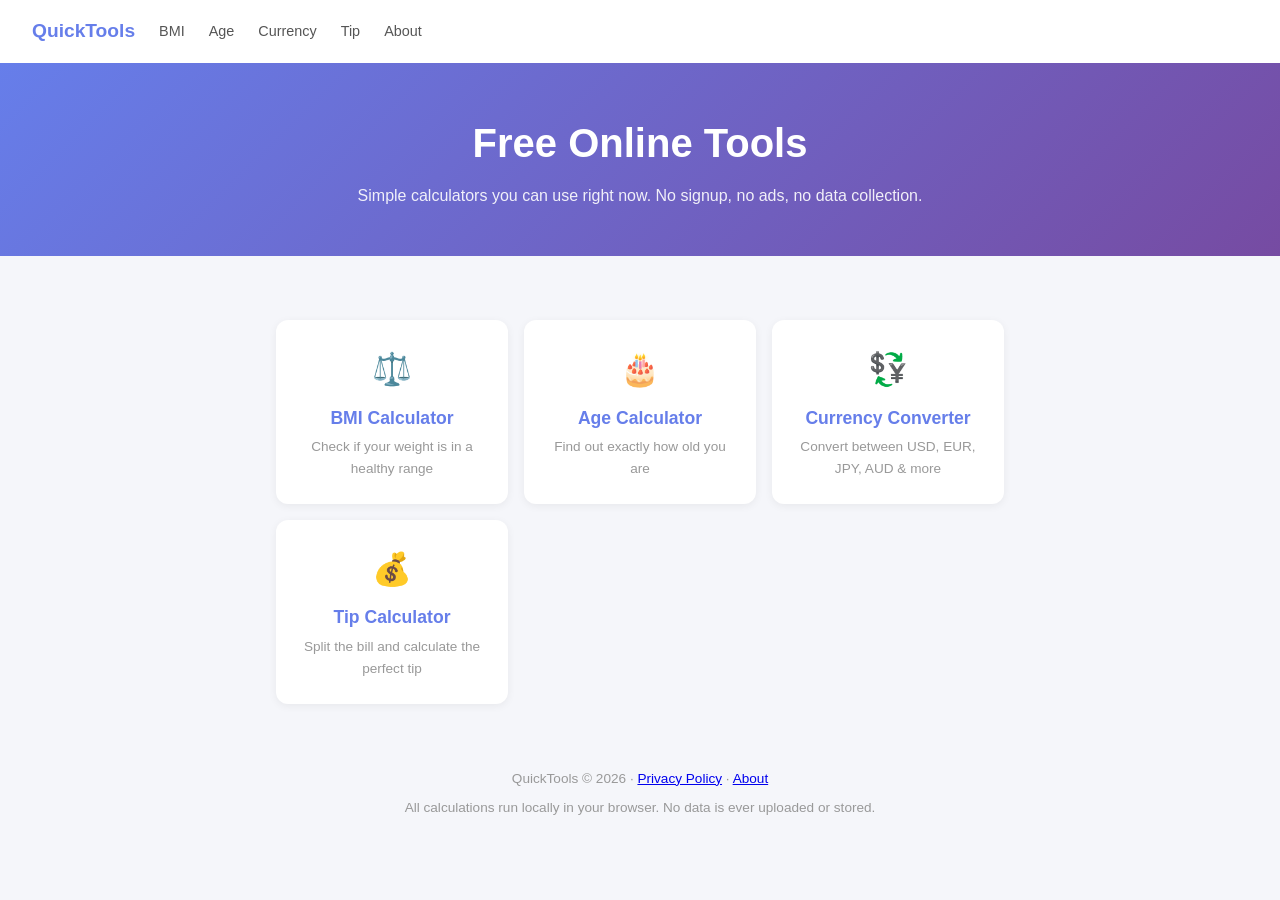
<file: index.html>
<!DOCTYPE html>
<html lang="en">
<head>
<meta charset="UTF-8">
<meta name="google-site-verification" content="1LxgnDnuRQIs0Xt8zlK9mvqL8fhCla8HpiI8UjjbmlI" />
<meta name="viewport" content="width=device-width, initial-scale=1.0">
<meta name="description" content="Free online tools: BMI Calculator, Age Calculator, Currency Converter, Tip Calculator. No downloads, no signup. All calculations run locally in your browser.">
<title>QuickTools - Free Online Calculators</title>
<link rel="stylesheet" href="style.css">
</head>
<body>

<nav>
  <a href="index.html" class="logo">QuickTools</a>
  <a href="bmi.html">BMI</a>
  <a href="age.html">Age</a>
  <a href="currency.html">Currency</a>
  <a href="tip.html">Tip</a>
  <a href="about.html">About</a>
</nav>

<div class="hero">
  <h1>Free Online Tools</h1>
  <p>Simple calculators you can use right now. No signup, no ads, no data collection.</p>
</div>

<div class="container">
  <div class="tool-grid">
    <a href="bmi.html" class="tool-card">
      <div class="icon">⚖️</div>
      <h3>BMI Calculator</h3>
      <p>Check if your weight is in a healthy range</p>
    </a>
    <a href="age.html" class="tool-card">
      <div class="icon">🎂</div>
      <h3>Age Calculator</h3>
      <p>Find out exactly how old you are</p>
    </a>
    <a href="currency.html" class="tool-card">
      <div class="icon">💱</div>
      <h3>Currency Converter</h3>
      <p>Convert between USD, EUR, JPY, AUD & more</p>
    </a>
    <a href="tip.html" class="tool-card">
      <div class="icon">💰</div>
      <h3>Tip Calculator</h3>
      <p>Split the bill and calculate the perfect tip</p>
    </a>
  </div>
</div>

<footer>
  <p>QuickTools &copy; 2026 · <a href="privacy.html">Privacy Policy</a> · <a href="about.html">About</a></p>
  <p style="margin-top:0.5rem">All calculations run locally in your browser. No data is ever uploaded or stored.</p>
</footer>

</body>
</html>
</file>
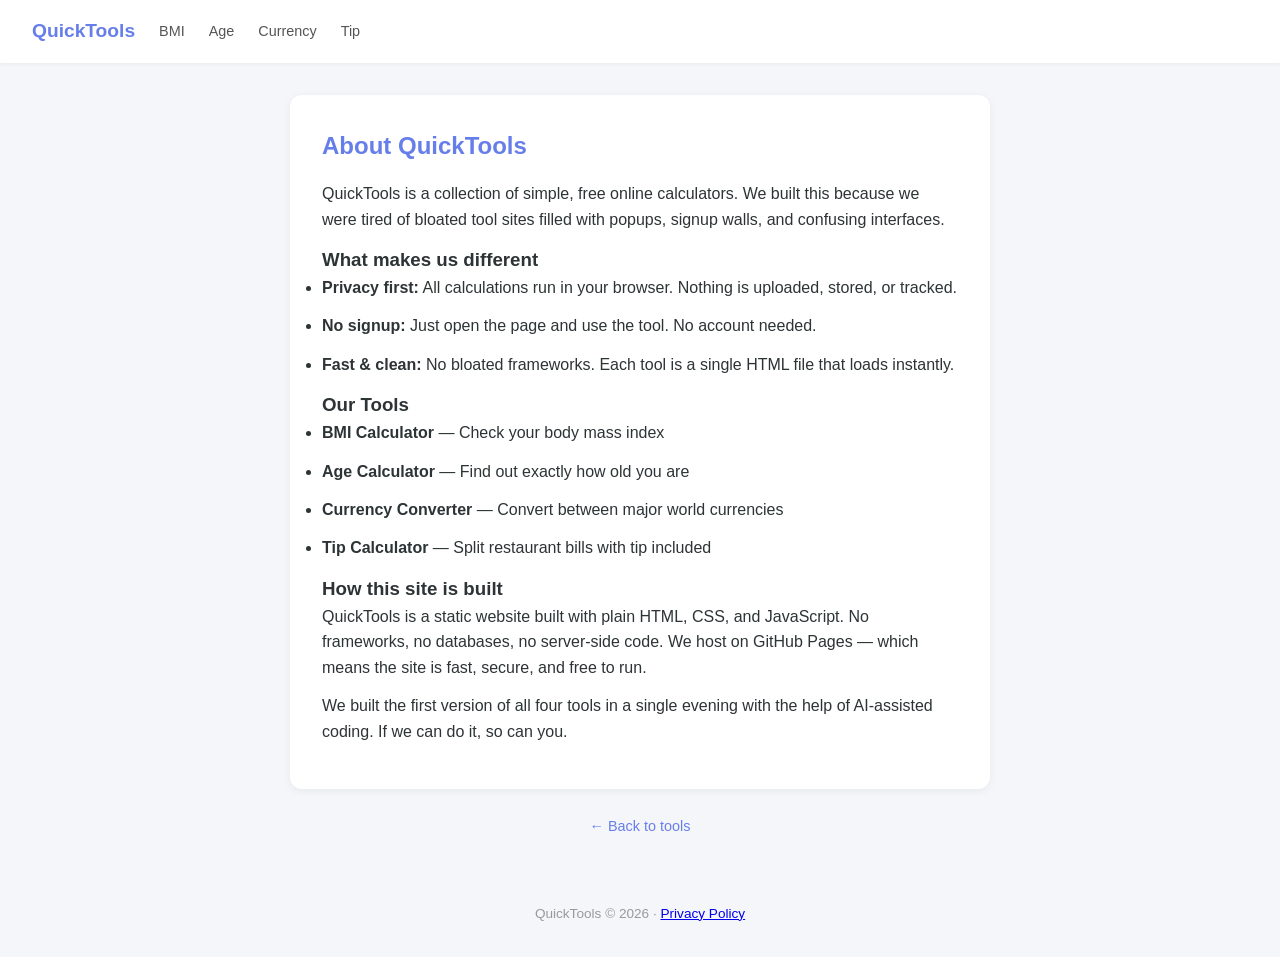
<file: about.html>
<!DOCTYPE html>
<html lang="en">
<head>
<meta charset="UTF-8">
<meta name="viewport" content="width=device-width, initial-scale=1.0">
<title>About - QuickTools</title>
<link rel="stylesheet" href="style.css">
</head>
<body>

<nav>
  <a href="index.html" class="logo">QuickTools</a>
  <a href="bmi.html">BMI</a>
  <a href="age.html">Age</a>
  <a href="currency.html">Currency</a>
  <a href="tip.html">Tip</a>
</nav>

<div class="container">
  <div class="content-card">
    <h2>About QuickTools</h2>
    <p>QuickTools is a collection of simple, free online calculators. We built this because we were tired of bloated tool sites filled with popups, signup walls, and confusing interfaces.</p>

    <h3>What makes us different</h3>
    <ul>
      <li><strong>Privacy first:</strong> All calculations run in your browser. Nothing is uploaded, stored, or tracked.</li>
      <li><strong>No signup:</strong> Just open the page and use the tool. No account needed.</li>
      <li><strong>Fast &amp; clean:</strong> No bloated frameworks. Each tool is a single HTML file that loads instantly.</li>
    </ul>

    <h3>Our Tools</h3>
    <ul>
      <li><strong>BMI Calculator</strong> — Check your body mass index</li>
      <li><strong>Age Calculator</strong> — Find out exactly how old you are</li>
      <li><strong>Currency Converter</strong> — Convert between major world currencies</li>
      <li><strong>Tip Calculator</strong> — Split restaurant bills with tip included</li>
    </ul>

    <h3>How this site is built</h3>
    <p>QuickTools is a static website built with plain HTML, CSS, and JavaScript. No frameworks, no databases, no server-side code. We host on GitHub Pages — which means the site is fast, secure, and free to run.</p>

    <p>We built the first version of all four tools in a single evening with the help of AI-assisted coding. If we can do it, so can you.</p>
  </div>
  <p class="back-link"><a href="index.html">&larr; Back to tools</a></p>
</div>

<footer>
  <p>QuickTools &copy; 2026 · <a href="privacy.html">Privacy Policy</a></p>
</footer>

</body>
</html>
</file>
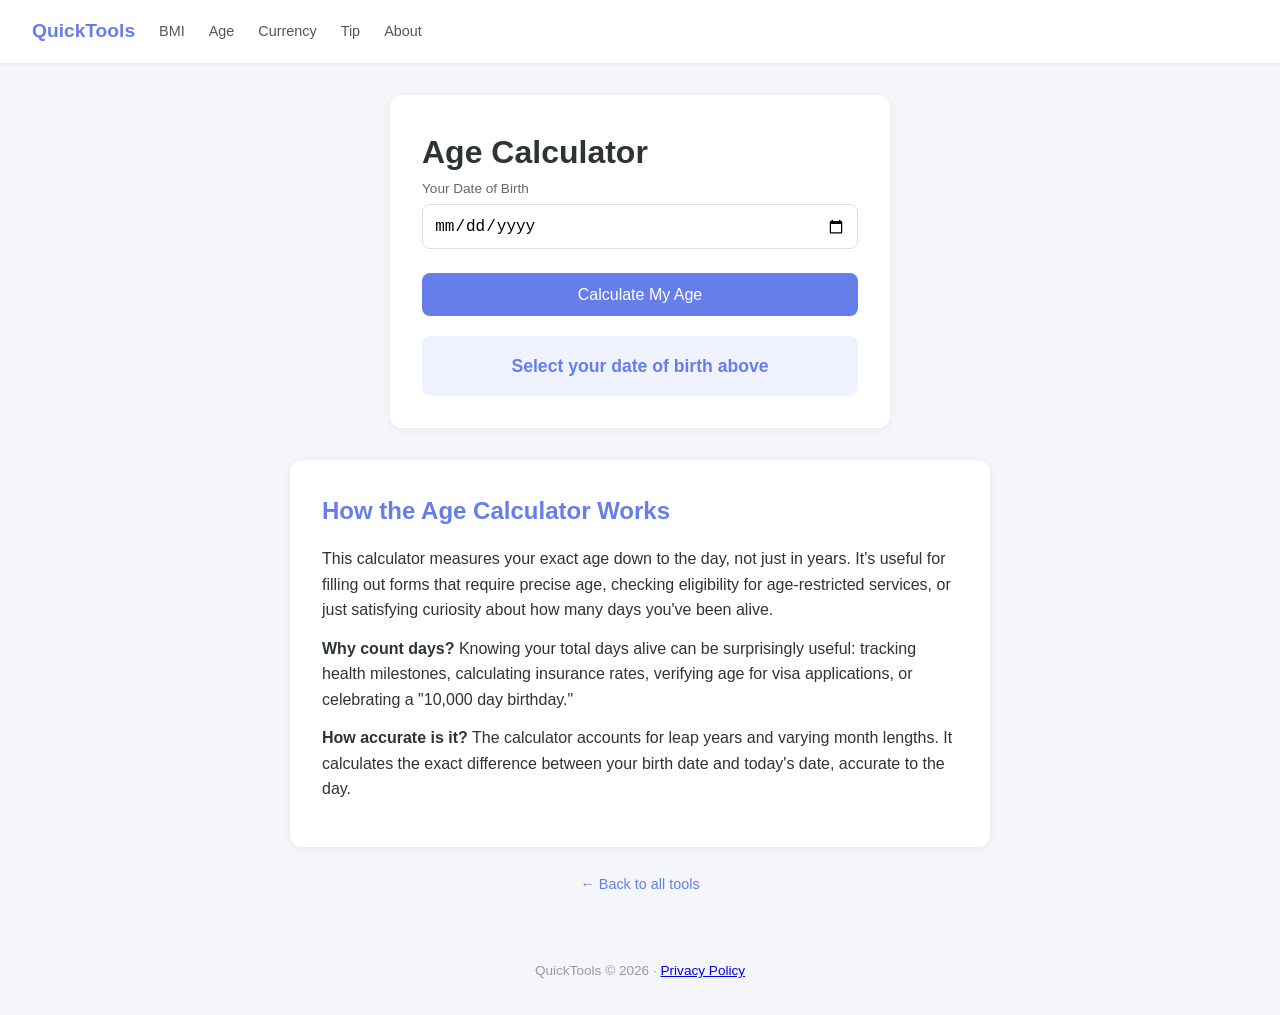
<file: age.html>
<!DOCTYPE html>
<html lang="en">
<head>
<meta charset="UTF-8">
<meta name="viewport" content="width=device-width, initial-scale=1.0">
<meta name="description" content="Free Age Calculator. Find out your exact age in years, months, and days. Calculate how many days you've been alive.">
<title>Age Calculator - QuickTools</title>
<link rel="stylesheet" href="style.css">
</head>
<body>

<nav>
  <a href="index.html" class="logo">QuickTools</a>
  <a href="bmi.html">BMI</a>
  <a href="age.html">Age</a>
  <a href="currency.html">Currency</a>
  <a href="tip.html">Tip</a>
  <a href="about.html">About</a>
</nav>

<div class="container">
  <div class="card">
    <h1>Age Calculator</h1>
    <div class="input-group">
      <label>Your Date of Birth</label>
      <input type="date" id="ageBirth">
    </div>
    <button class="btn" onclick="calcAge()">Calculate My Age</button>
    <div class="result" id="ageResult">Select your date of birth above</div>
  </div>
  <div class="content-card" style="margin-top:2rem">
    <h2>How the Age Calculator Works</h2>
    <p>This calculator measures your exact age down to the day, not just in years. It's useful for filling out forms that require precise age, checking eligibility for age-restricted services, or just satisfying curiosity about how many days you've been alive.</p>
    <p><strong>Why count days?</strong> Knowing your total days alive can be surprisingly useful: tracking health milestones, calculating insurance rates, verifying age for visa applications, or celebrating a "10,000 day birthday."</p>
    <p><strong>How accurate is it?</strong> The calculator accounts for leap years and varying month lengths. It calculates the exact difference between your birth date and today's date, accurate to the day.</p>
  </div>
  <p class="back-link"><a href="index.html">&larr; Back to all tools</a></p>
</div>

<footer>
  <p>QuickTools &copy; 2026 · <a href="privacy.html">Privacy Policy</a></p>
</footer>

<script>
function calcAge(){
  var b=document.getElementById('ageBirth').value;
  if(!b){document.getElementById('ageResult').innerHTML='Please select your date of birth';return;}
  var bd=new Date(b),now=new Date();
  var y=now.getFullYear()-bd.getFullYear(),m=now.getMonth()-bd.getMonth(),d=now.getDate()-bd.getDate();
  if(d<0){m--;d+=new Date(now.getFullYear(),now.getMonth(),0).getDate();}
  if(m<0){y--;m+=12;}
  var td=Math.floor((now-bd)/86400000);
  document.getElementById('ageResult').innerHTML='<strong>'+y+'</strong> years, <strong>'+m+'</strong> months, <strong>'+d+'</strong> days<br><small>('+td.toLocaleString()+' days total)</small>';
}
</script>
</body>
</html>
</file>
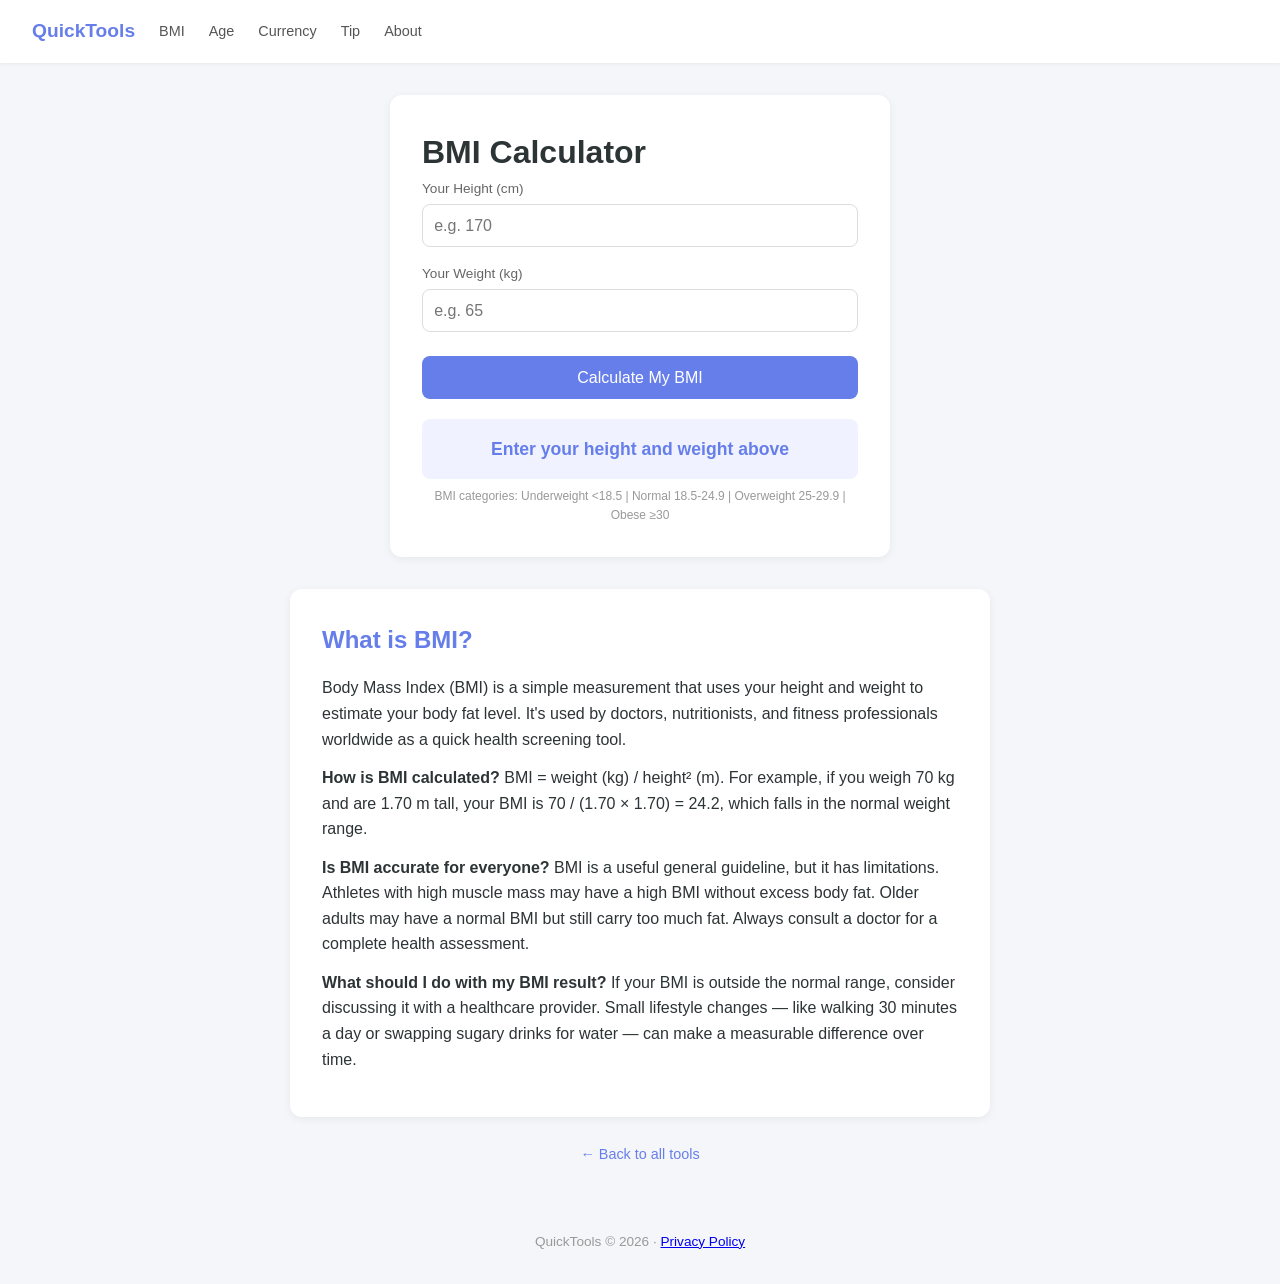
<file: bmi.html>
<!DOCTYPE html>
<html lang="en">
<head>
<meta charset="UTF-8">
<meta name="viewport" content="width=device-width, initial-scale=1.0">
<meta name="description" content="Free BMI Calculator. Check your body mass index instantly. Learn what your BMI number means and whether you're in a healthy range.">
<title>BMI Calculator - QuickTools</title>
<link rel="stylesheet" href="style.css">
</head>
<body>

<nav>
  <a href="index.html" class="logo">QuickTools</a>
  <a href="bmi.html">BMI</a>
  <a href="age.html">Age</a>
  <a href="currency.html">Currency</a>
  <a href="tip.html">Tip</a>
  <a href="about.html">About</a>
</nav>

<div class="container">
  <div class="card">
    <h1>BMI Calculator</h1>
    <div class="input-group">
      <label>Your Height (cm)</label>
      <input type="number" id="bmiHeight" placeholder="e.g. 170" min="50" max="250">
    </div>
    <div class="input-group">
      <label>Your Weight (kg)</label>
      <input type="number" id="bmiWeight" placeholder="e.g. 65" min="20" max="300">
    </div>
    <button class="btn" onclick="calcBMI()">Calculate My BMI</button>
    <div class="result" id="bmiResult">Enter your height and weight above</div>
    <p class="note">BMI categories: Underweight &lt;18.5 | Normal 18.5-24.9 | Overweight 25-29.9 | Obese &ge;30</p>
  </div>
  <div class="content-card" style="margin-top:2rem">
    <h2>What is BMI?</h2>
    <p>Body Mass Index (BMI) is a simple measurement that uses your height and weight to estimate your body fat level. It's used by doctors, nutritionists, and fitness professionals worldwide as a quick health screening tool.</p>
    <p><strong>How is BMI calculated?</strong> BMI = weight (kg) / height² (m). For example, if you weigh 70 kg and are 1.70 m tall, your BMI is 70 / (1.70 × 1.70) = 24.2, which falls in the normal weight range.</p>
    <p><strong>Is BMI accurate for everyone?</strong> BMI is a useful general guideline, but it has limitations. Athletes with high muscle mass may have a high BMI without excess body fat. Older adults may have a normal BMI but still carry too much fat. Always consult a doctor for a complete health assessment.</p>
    <p><strong>What should I do with my BMI result?</strong> If your BMI is outside the normal range, consider discussing it with a healthcare provider. Small lifestyle changes — like walking 30 minutes a day or swapping sugary drinks for water — can make a measurable difference over time.</p>
  </div>
  <p class="back-link"><a href="index.html">&larr; Back to all tools</a></p>
</div>

<footer>
  <p>QuickTools &copy; 2026 · <a href="privacy.html">Privacy Policy</a></p>
</footer>

<script>
function calcBMI() {
  var h=parseFloat(document.getElementById('bmiHeight').value)/100;
  var w=parseFloat(document.getElementById('bmiWeight').value);
  if(!h||!w||h<=0||w<=0){document.getElementById('bmiResult').innerHTML='Please enter valid height and weight';return;}
  var bmi=w/(h*h);
  var cat=bmi<18.5?'Underweight':bmi<25?'Normal weight':bmi<30?'Overweight':'Obese';
  document.getElementById('bmiResult').innerHTML='Your BMI is <strong>'+bmi.toFixed(1)+'</strong> &mdash; '+cat;
}
</script>
</body>
</html>
</file>
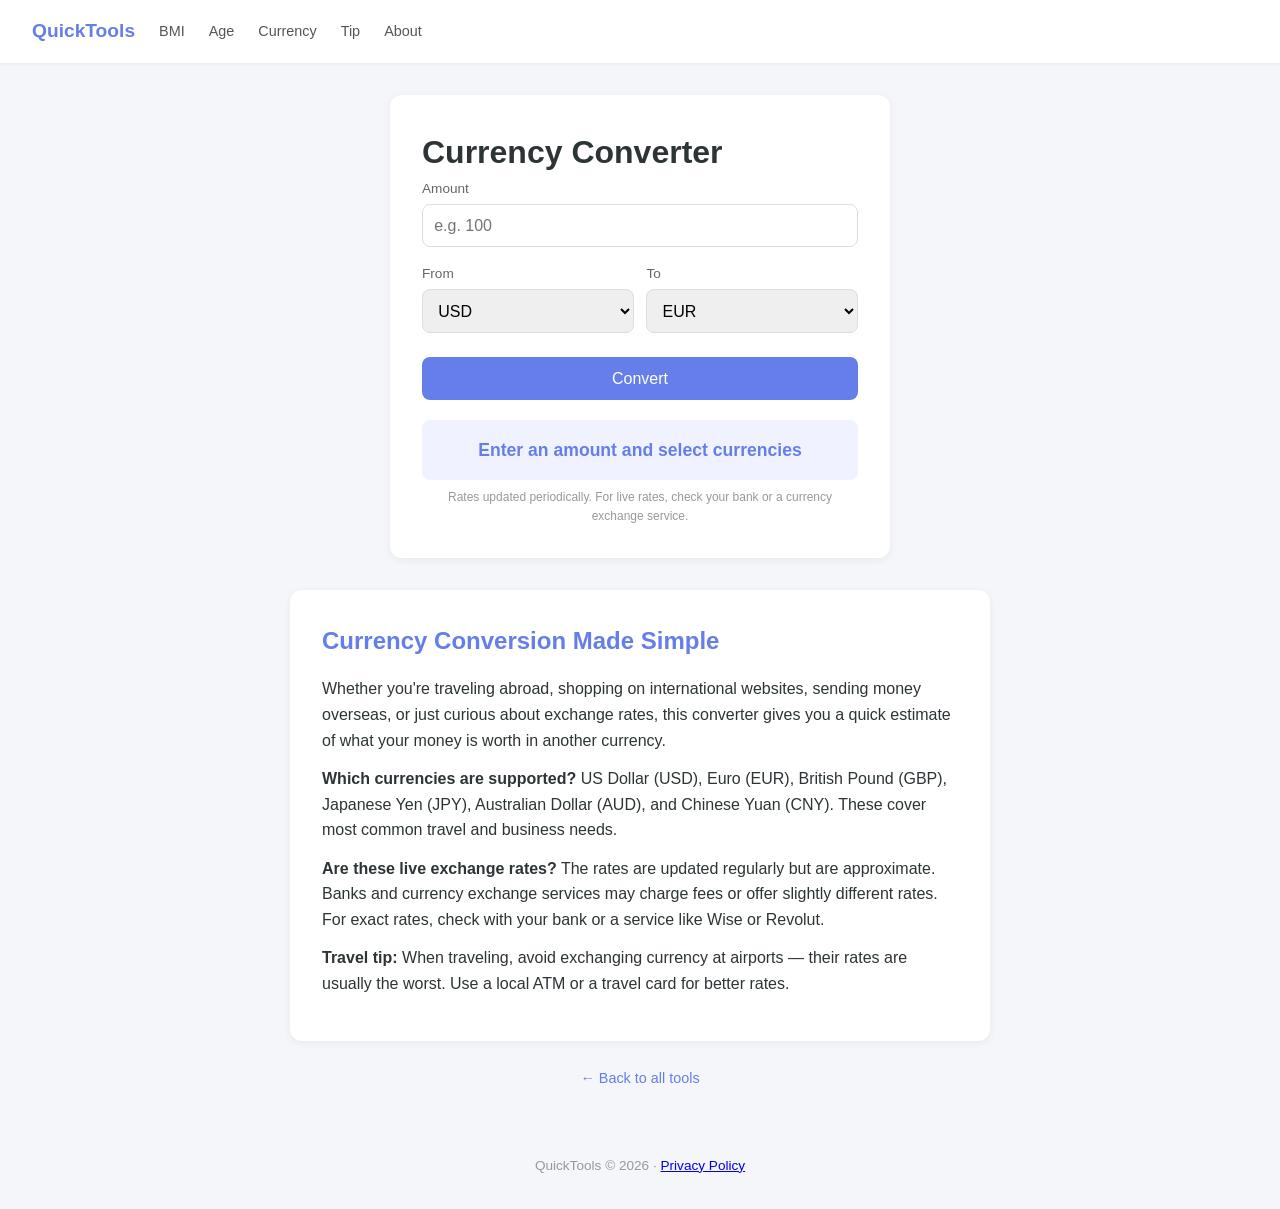
<file: currency.html>
<!DOCTYPE html>
<html lang="en">
<head>
<meta charset="UTF-8">
<meta name="viewport" content="width=device-width, initial-scale=1.0">
<meta name="description" content="Free Currency Converter. Convert between USD, EUR, GBP, JPY, AUD, CNY and more. Quick and easy exchange rate calculator.">
<title>Currency Converter - QuickTools</title>
<link rel="stylesheet" href="style.css">
</head>
<body>

<nav>
  <a href="index.html" class="logo">QuickTools</a>
  <a href="bmi.html">BMI</a>
  <a href="age.html">Age</a>
  <a href="currency.html">Currency</a>
  <a href="tip.html">Tip</a>
  <a href="about.html">About</a>
</nav>

<div class="container">
  <div class="card">
    <h1>Currency Converter</h1>
    <div class="input-group">
      <label>Amount</label>
      <input type="number" id="fxAmount" placeholder="e.g. 100" min="0" step="0.01">
    </div>
    <div class="row">
      <div class="input-group"><label>From</label>
        <select id="fxFrom">
          <option value="USD">USD</option><option value="EUR">EUR</option><option value="GBP">GBP</option>
          <option value="JPY">JPY</option><option value="AUD">AUD</option><option value="CNY">CNY</option>
        </select>
      </div>
      <div class="input-group"><label>To</label>
        <select id="fxTo">
          <option value="EUR">EUR</option><option value="USD">USD</option><option value="GBP">GBP</option>
          <option value="JPY">JPY</option><option value="AUD">AUD</option><option value="CNY">CNY</option>
        </select>
      </div>
    </div>
    <button class="btn" onclick="calcFX()">Convert</button>
    <div class="result" id="fxResult">Enter an amount and select currencies</div>
    <p class="note">Rates updated periodically. For live rates, check your bank or a currency exchange service.</p>
  </div>
  <div class="content-card" style="margin-top:2rem">
    <h2>Currency Conversion Made Simple</h2>
    <p>Whether you're traveling abroad, shopping on international websites, sending money overseas, or just curious about exchange rates, this converter gives you a quick estimate of what your money is worth in another currency.</p>
    <p><strong>Which currencies are supported?</strong> US Dollar (USD), Euro (EUR), British Pound (GBP), Japanese Yen (JPY), Australian Dollar (AUD), and Chinese Yuan (CNY). These cover most common travel and business needs.</p>
    <p><strong>Are these live exchange rates?</strong> The rates are updated regularly but are approximate. Banks and currency exchange services may charge fees or offer slightly different rates. For exact rates, check with your bank or a service like Wise or Revolut.</p>
    <p><strong>Travel tip:</strong> When traveling, avoid exchanging currency at airports — their rates are usually the worst. Use a local ATM or a travel card for better rates.</p>
  </div>
  <p class="back-link"><a href="index.html">&larr; Back to all tools</a></p>
</div>

<footer>
  <p>QuickTools &copy; 2026 · <a href="privacy.html">Privacy Policy</a></p>
</footer>

<script>
function calcFX(){
  var a=parseFloat(document.getElementById('fxAmount').value);
  if(!a||a<0){document.getElementById('fxResult').innerHTML='Please enter a valid amount';return;}
  var rates={USD:1,EUR:0.92,GBP:0.79,JPY:155,AUD:1.53,CNY:7.25};
  var f=document.getElementById('fxFrom').value,t=document.getElementById('fxTo').value;
  var r=a/rates[f]*rates[t];
  document.getElementById('fxResult').innerHTML=a.toLocaleString()+' '+f+' &asymp; <strong>'+r.toFixed(2)+'</strong> '+t;
}
</script>
</body>
</html>
</file>
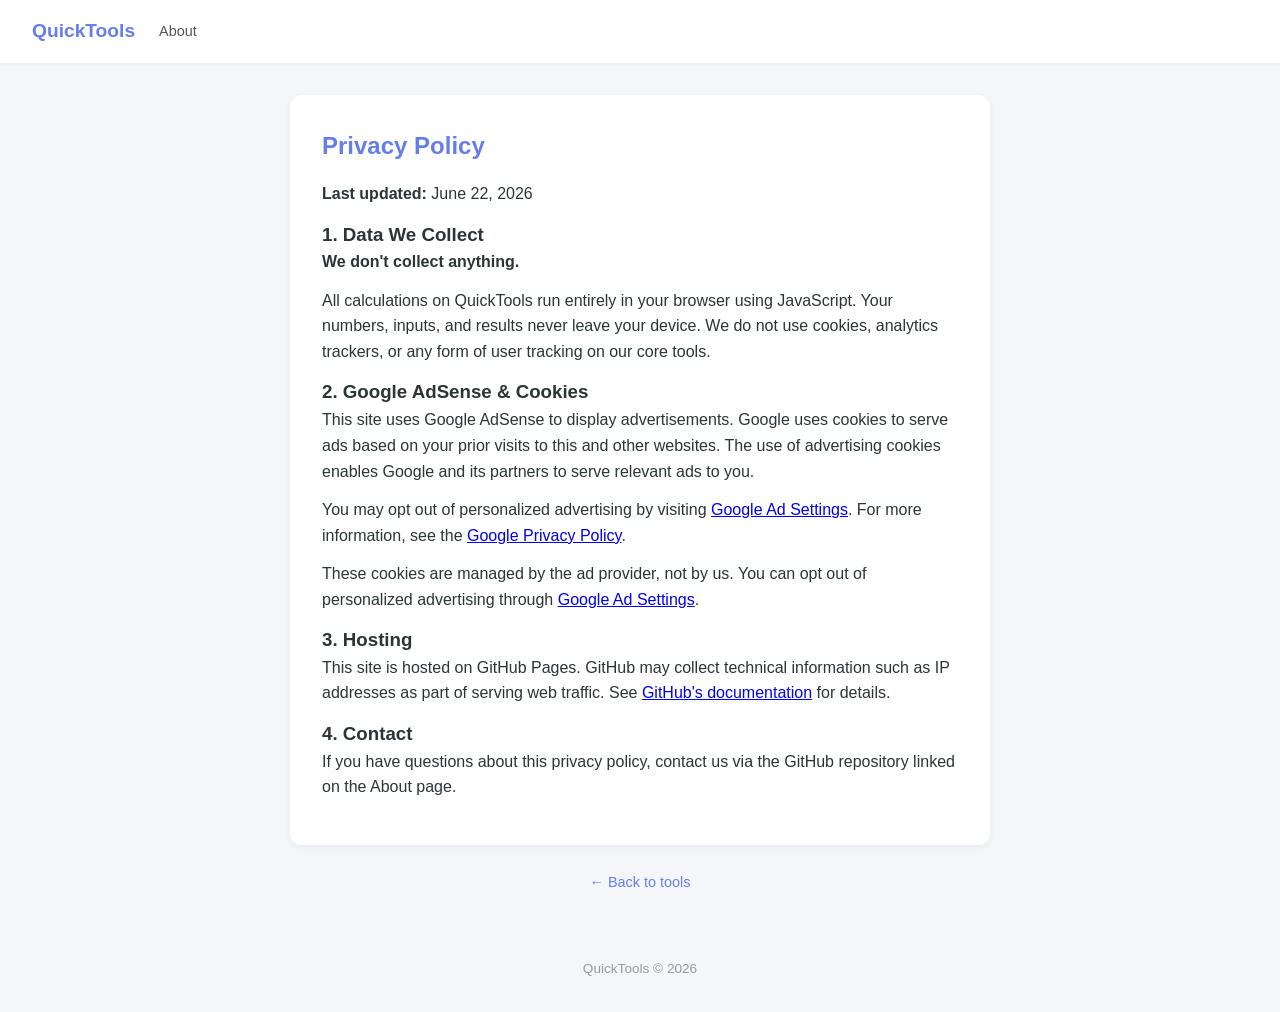
<file: privacy.html>
<!DOCTYPE html>
<html lang="en">
<head>
<meta charset="UTF-8">
<meta name="viewport" content="width=device-width, initial-scale=1.0">
<title>Privacy Policy - QuickTools</title>
<link rel="stylesheet" href="style.css">
</head>
<body>

<nav>
  <a href="index.html" class="logo">QuickTools</a>
  <a href="about.html">About</a>
</nav>

<div class="container">
  <div class="content-card">
    <h2>Privacy Policy</h2>
    <p><strong>Last updated:</strong> June 22, 2026</p>

    <h3>1. Data We Collect</h3>
    <p><strong>We don't collect anything.</strong></p>
    <p>All calculations on QuickTools run entirely in your browser using JavaScript. Your numbers, inputs, and results never leave your device. We do not use cookies, analytics trackers, or any form of user tracking on our core tools.</p>

    <h3>2. Google AdSense &amp; Cookies</h3>
    <p>This site uses Google AdSense to display advertisements. Google uses cookies to serve ads based on your prior visits to this and other websites. The use of advertising cookies enables Google and its partners to serve relevant ads to you.</p>
    <p>You may opt out of personalized advertising by visiting <a href="https://adssettings.google.com" target="_blank">Google Ad Settings</a>. For more information, see the <a href="https://policies.google.com/privacy" target="_blank">Google Privacy Policy</a>.</p> These cookies are managed by the ad provider, not by us. You can opt out of personalized advertising through <a href="https://adssettings.google.com" target="_blank">Google Ad Settings</a>.</p>

    <h3>3. Hosting</h3>
    <p>This site is hosted on GitHub Pages. GitHub may collect technical information such as IP addresses as part of serving web traffic. See <a href="https://docs.github.com/en/pages/getting-started-with-github-pages/about-github-pages" target="_blank">GitHub's documentation</a> for details.</p>

    <h3>4. Contact</h3>
    <p>If you have questions about this privacy policy, contact us via the GitHub repository linked on the About page.</p>
  </div>
  <p class="back-link"><a href="index.html">&larr; Back to tools</a></p>
</div>

<footer>
  <p>QuickTools &copy; 2026</p>
</footer>

</body>
</html>
</file>
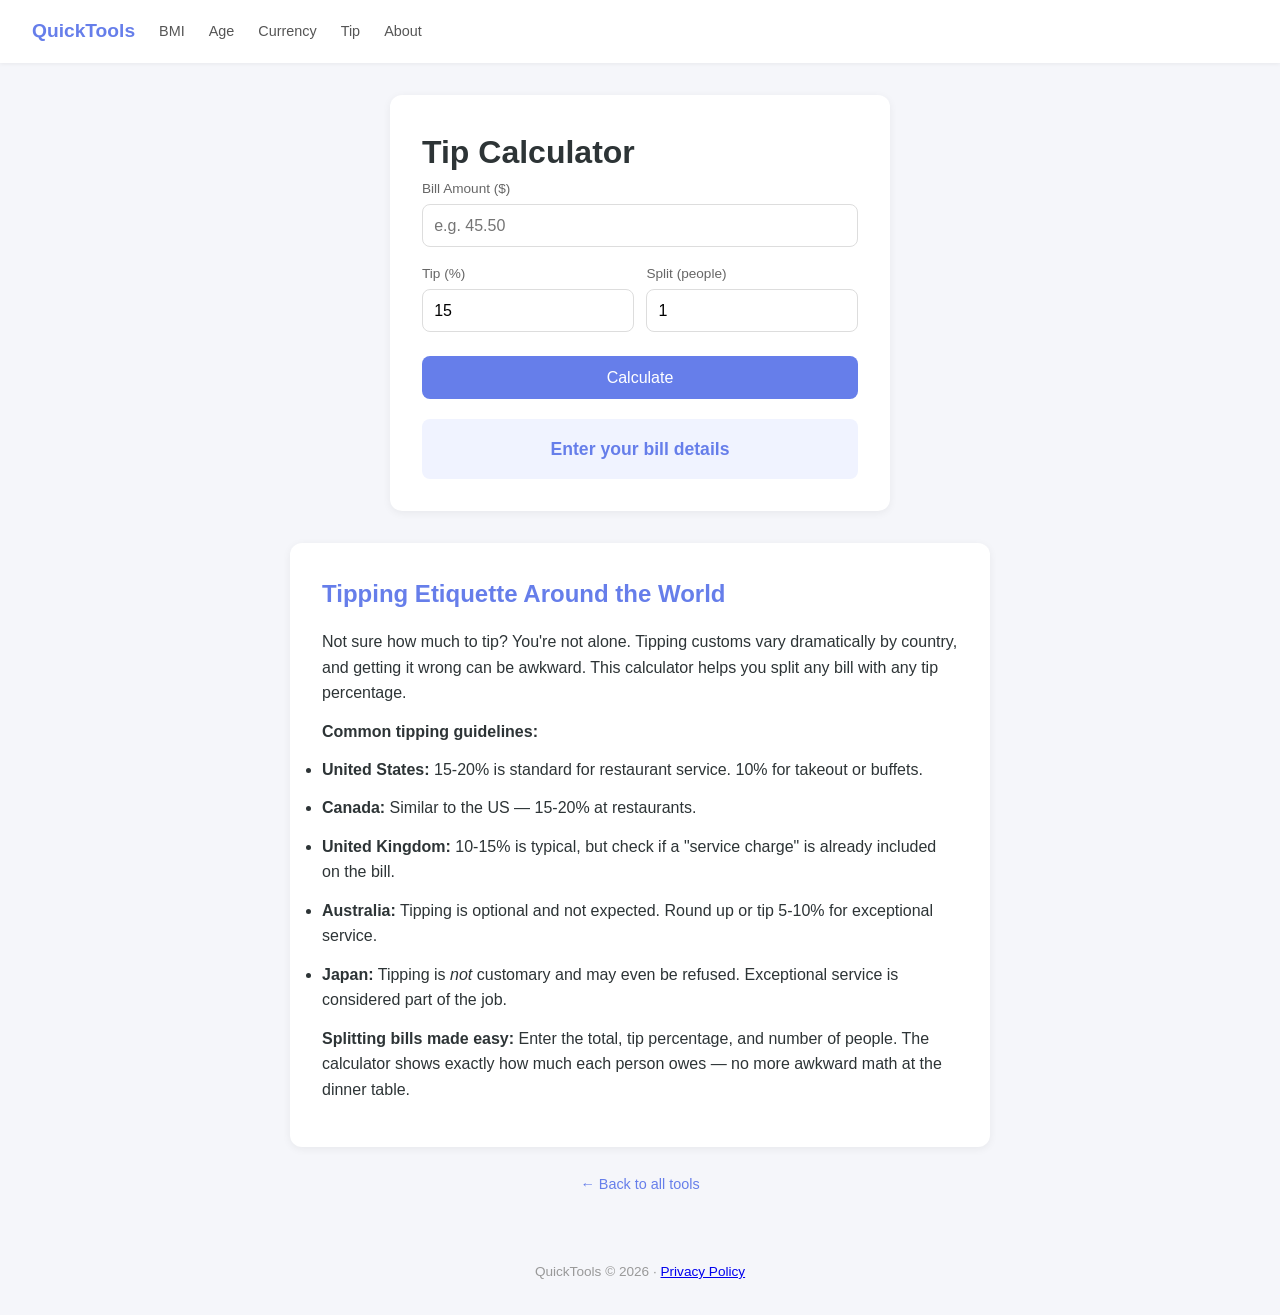
<file: tip.html>
<!DOCTYPE html>
<html lang="en">
<head>
<meta charset="UTF-8">
<meta name="viewport" content="width=device-width, initial-scale=1.0">
<meta name="description" content="Free Tip Calculator. Calculate tip amount, total bill, and split per person. Perfect for dining out with friends.">
<title>Tip Calculator - QuickTools</title>
<link rel="stylesheet" href="style.css">
</head>
<body>

<nav>
  <a href="index.html" class="logo">QuickTools</a>
  <a href="bmi.html">BMI</a>
  <a href="age.html">Age</a>
  <a href="currency.html">Currency</a>
  <a href="tip.html">Tip</a>
  <a href="about.html">About</a>
</nav>

<div class="container">
  <div class="card">
    <h1>Tip Calculator</h1>
    <div class="input-group">
      <label>Bill Amount ($)</label>
      <input type="number" id="tipBill" placeholder="e.g. 45.50" min="0" step="0.01">
    </div>
    <div class="row">
      <div class="input-group"><label>Tip (%)</label>
        <input type="number" id="tipPercent" value="15" min="0" max="100">
      </div>
      <div class="input-group"><label>Split (people)</label>
        <input type="number" id="tipPeople" value="1" min="1" max="100">
      </div>
    </div>
    <button class="btn" onclick="calcTip()">Calculate</button>
    <div class="result" id="tipResult">Enter your bill details</div>
  </div>
  <div class="content-card" style="margin-top:2rem">
    <h2>Tipping Etiquette Around the World</h2>
    <p>Not sure how much to tip? You're not alone. Tipping customs vary dramatically by country, and getting it wrong can be awkward. This calculator helps you split any bill with any tip percentage.</p>
    <p><strong>Common tipping guidelines:</strong></p>
    <ul>
      <li><strong>United States:</strong> 15-20% is standard for restaurant service. 10% for takeout or buffets.</li>
      <li><strong>Canada:</strong> Similar to the US — 15-20% at restaurants.</li>
      <li><strong>United Kingdom:</strong> 10-15% is typical, but check if a "service charge" is already included on the bill.</li>
      <li><strong>Australia:</strong> Tipping is optional and not expected. Round up or tip 5-10% for exceptional service.</li>
      <li><strong>Japan:</strong> Tipping is <em>not</em> customary and may even be refused. Exceptional service is considered part of the job.</li>
    </ul>
    <p><strong>Splitting bills made easy:</strong> Enter the total, tip percentage, and number of people. The calculator shows exactly how much each person owes — no more awkward math at the dinner table.</p>
  </div>
  <p class="back-link"><a href="index.html">&larr; Back to all tools</a></p>
</div>

<footer>
  <p>QuickTools &copy; 2026 · <a href="privacy.html">Privacy Policy</a></p>
</footer>

<script>
function calcTip(){
  var b=parseFloat(document.getElementById('tipBill').value),p=parseFloat(document.getElementById('tipPercent').value),pp=parseInt(document.getElementById('tipPeople').value);
  if(!b||isNaN(p)||!pp||b<0||pp<1){document.getElementById('tipResult').innerHTML='Please enter valid values';return;}
  var tip=b*(p/100),total=b+tip,each=total/pp;
  document.getElementById('tipResult').innerHTML='Tip: <strong>$'+tip.toFixed(2)+'</strong> | Total: <strong>$'+total.toFixed(2)+'</strong> | Each: <strong>$'+each.toFixed(2)+'</strong>';
}
</script>
</body>
</html>
</file>
<file: style.css>
* { margin:0; padding:0; box-sizing:border-box; }
body { font-family: -apple-system, BlinkMacSystemFont, 'Segoe UI', sans-serif; background: #f5f6fa; color: #2d3436; line-height: 1.6; }
nav { background: white; padding: 1rem 2rem; box-shadow: 0 1px 4px rgba(0,0,0,0.06); display: flex; align-items: center; gap: 1.5rem; flex-wrap: wrap; }
nav a.logo { font-size: 1.2rem; font-weight: 700; color: #667eea; text-decoration: none; }
nav a { color: #555; text-decoration: none; font-size: 0.9rem; }
nav a:hover { color: #667eea; }
.container { max-width: 760px; margin: 0 auto; padding: 2rem 1rem; }
.hero { text-align: center; padding: 3rem 1rem; background: linear-gradient(135deg, #667eea 0%, #764ba2 100%); color: white; }
.hero h1 { font-size: 2.5rem; margin-bottom: 0.5rem; }
.hero p { opacity: 0.9; }
.tool-grid { display: grid; grid-template-columns: repeat(auto-fit, minmax(200px, 1fr)); gap: 1rem; margin-top: 2rem; }
.tool-card { background: white; border-radius: 12px; padding: 1.5rem; text-align: center; box-shadow: 0 2px 8px rgba(0,0,0,0.06); text-decoration: none; color: #333; transition: transform 0.15s, box-shadow 0.15s; }
.tool-card:hover { transform: translateY(-2px); box-shadow: 0 4px 16px rgba(0,0,0,0.1); }
.tool-card .icon { font-size: 2rem; margin-bottom: 0.5rem; }
.tool-card h3 { font-size: 1.1rem; color: #667eea; }
.tool-card p { font-size: 0.85rem; color: #999; margin-top: 0.3rem; }
.card { background: white; border-radius: 12px; padding: 2rem; box-shadow: 0 2px 8px rgba(0,0,0,0.06); max-width: 500px; margin: 0 auto; }
.card h2 { font-size: 1.4rem; margin-bottom: 1.5rem; color: #667eea; text-align: center; }
.input-group { margin-bottom: 1rem; }
.input-group label { display: block; font-size: 0.85rem; color: #666; margin-bottom: 0.3rem; }
.input-group input, .input-group select { width: 100%; padding: 0.7rem; border: 1px solid #ddd; border-radius: 8px; font-size: 1rem; }
.input-group input:focus, .input-group select:focus { outline: none; border-color: #667eea; }
.row { display: flex; gap: 0.8rem; }
.row .input-group { flex: 1; }
.btn { width: 100%; padding: 0.8rem; background: #667eea; color: white; border: none; border-radius: 8px; font-size: 1rem; cursor: pointer; margin-top: 0.5rem; transition: background 0.15s; }
.btn:hover { background: #5a6fd6; }
.result { margin-top: 1.2rem; padding: 1rem; background: #f0f3ff; border-radius: 8px; text-align: center; font-size: 1.1rem; font-weight: 600; color: #667eea; min-height: 3rem; display: flex; align-items: center; justify-content: center; }
.content-card { background: white; border-radius: 12px; padding: 2rem; box-shadow: 0 2px 8px rgba(0,0,0,0.06); max-width: 700px; margin: 0 auto; }
.content-card h2 { color: #667eea; margin-bottom: 1rem; }
.content-card p, .content-card li { margin-bottom: 0.8rem; }
.note { font-size: 0.75rem; color: #999; text-align: center; margin-top: 0.5rem; }
.back-link { text-align: center; margin-top: 1.5rem; }
.back-link a { color: #667eea; text-decoration: none; font-size: 0.9rem; }
footer { text-align: center; padding: 2rem; color: #999; font-size: 0.85rem; }
@media (max-width: 600px) { .hero h1 { font-size: 1.8rem; } }
</file>
